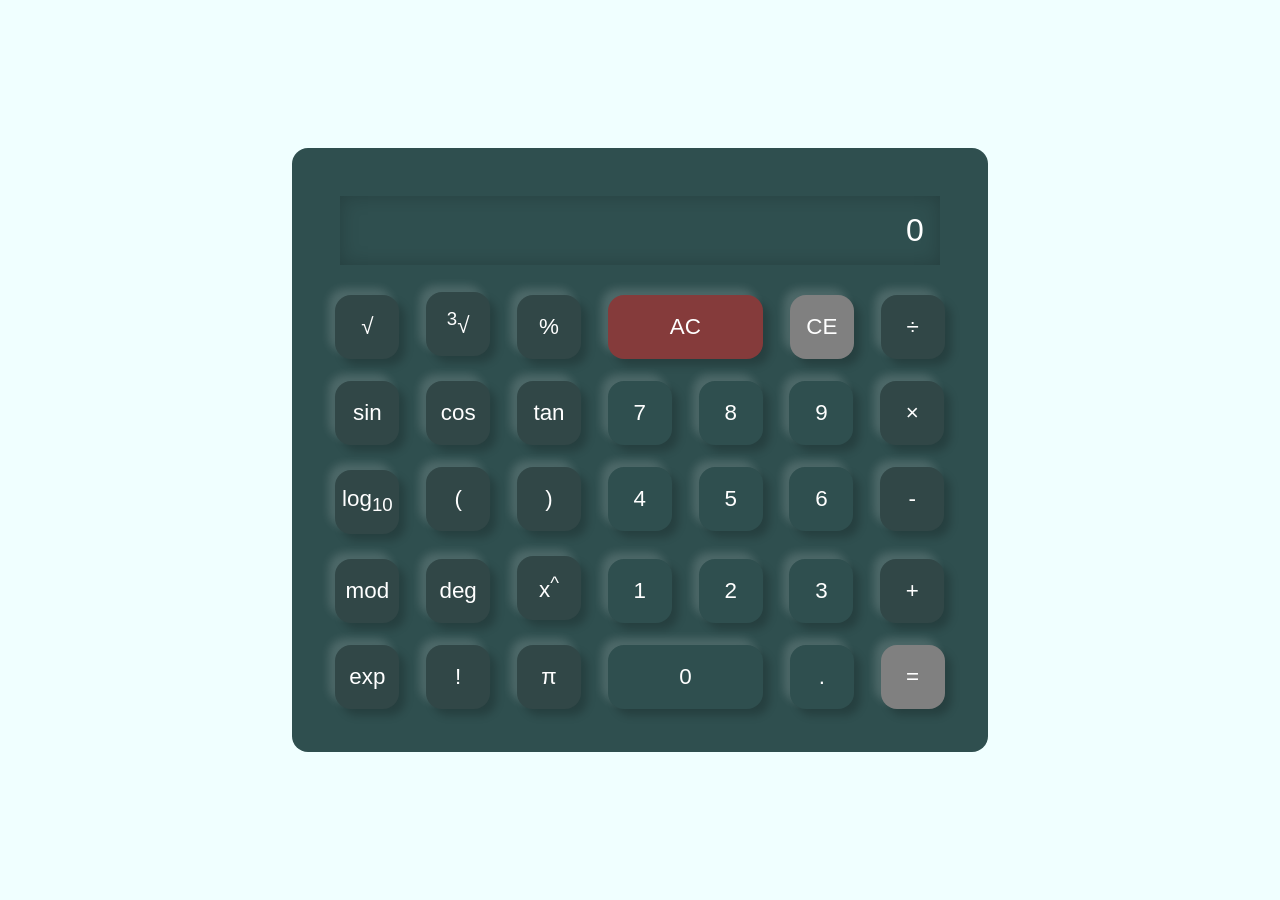
<file: Calculator Website/index.html>
<!DOCTYPE html>
<html lang="en">
<head>
  <meta charset="UTF-8">
  <meta name="viewport" content="width=device-width, initial-scale=1.0">
  <link rel="stylesheet" type="text/css" media="screen" href="index.css" />
  <title>Scientific Calculator</title>

</head>
<body>

  <div class="container">
    <div class="calculator">

        <div class="display">0</div>
        
        <div class="calculator-keys">
          <div>
            
            <!-- <div class="keys" id="ultra-wide-key">
              Simple Scientific Calculator <br />
              <small>(All trig. inputs are in radians)</small>
            </div> -->
            <button class="keys" id="operator" data-action="square-root">&radic;</button>
            <button class="keys" id="operator" data-action="cubic-root"><sup>3</sup>&radic;</button>
            <button class="keys" id="operator" data-action="percent">%</button>
            <button class="keys AC" id="wide-key" data-action="clear">AC</button>
            <button class="keys CE" data-action="clear-entry">CE</button>
            <button class="keys" id="operator" data-action="divide">&divide;</button>
          </div>
          
          
          <div>
            <button class="keys" id="operator" data-action="sin">sin</button>
            <button class="keys" id="operator" data-action="cos">cos</button>
            <button class="keys" id="operator" data-action="tan">tan</button>
            <button class="keys">7</button>
            <button class="keys">8</button>
            <button class="keys">9</button>
            <button class="keys" id="operator" data-action="multiply">&times;</button>
          </div>
          
          <div>
            <button class="keys" id="operator" data-action="log10">log<sub>10</sub></button>
            <button class="keys" id="operator" data-action="open-parenthesis">(</button>
            <button class="keys" id="operator" data-action="close-parenthesis">)</button>
            <button class="keys">4</button>
            <button class="keys">5</button>
            <button class="keys">6</button>
            <button class="keys" id="operator" data-action="subtract">-</button>
          </div>
          
          <div>
            <button class="keys" id="operator" data-action="modulo">mod</button>
            <button class="keys" id="operator" data-action="degrees">deg</sup></button>
            <button class="keys" id="operator" data-action="power">x<sup>^</sup></button>
            <button class="keys">1</button>
            <button class="keys">2</button>
            <button class="keys">3</button>
            <button class="keys" id="operator" data-action="add">+</button>
          </div>
          
          <div>
            <button class="keys" id="operator" data-action="exp">exp</button>
            <button class="keys" id="operator" data-action="factorial">!</button>
            <button class="keys" id="operator" data-action="pi">&pi;</button>
            <button class="keys" id="wide-key">0</button>
            <button class="keys" data-action="decimal-point">.</button>
            <button class="keys equal" data-action="calculate">=</button>
          </div>
        </div>
        
      </div>
  </div>
<!-- 
  <p id="test"></p>

  <input id="input" value="" />

  <button onclick="onClick()">Click me</button> -->
  
</body>

<script src="./index.js"></script>
</html>
</file>
<file: Calculator Website/index.css>
* {
    margin: 0;
    padding: 0;
    font-family: sans-serif;
    box-sizing: border-box;
}

.container {
    width: 100vw;
    height: 100vh;
    background: azure;
    display: flex;
    align-items: center;
    justify-content: center;
}

.calculator {
    background: darkslategrey;
    padding: 2rem;
    border-radius: 1rem;
}

.keys {
    border: 0;
    outline: 0;
    width: 4rem;
    height: 4rem;
    border-radius: 1rem;
    box-shadow: -0.4rem -0.4rem 0.5rem rgba(255, 255, 255, 0.15), 0.4rem 0.4rem 0.5rem rgba(0, 0, 0, 0.2);
    background: transparent;
    font-size: 1.4rem;
    color:#fff;
    cursor: pointer;
    margin: 0.7rem;
}

.AC {
    background: #853b3b;
    /* margin-left: 200px; */
}

.CE {
    background: grey;
}

.equal {
    background: grey;
}

#wide-key {
    width: 9.7rem;
}

#operator {
    background-color: rgb(49, 71, 71);
}

#ultra-wide-key {
    width: 15.4rem;
    font-size: 1rem;
    display: inline-block;
    align-content: center;
    vertical-align: bottom;
    text-align: center;
}

.keys:active, 
#wide-key:active {
    background-color: rgba(0, 0, 0, 0.2);
    box-shadow: 0 0 1.2rem 0 rgba(0, 0, 0, 1) inset;
    content: "";
    opacity: 0.3;
    z-index: 1;
}

.display {
    display: flex;
    justify-content: flex-end;
    margin: 1rem 1rem;
    padding: 1rem;
    font-size: 2rem;
    color: white;
    text-align: right;
    flex: 1;
    background-color: transparent;
    box-shadow: 0 0 1.2rem 0 rgba(0, 0, 0, 0.2) inset;
}


@media only screen and ((max-width: 720px) or (max-height:600px)) {
    
    .calculator {
        background: darkslategrey;
        padding: 1rem;
        border-radius: 0.5rem;
    }

    .keys {
        border: 0;
        outline: 0;
        width: 2rem;
        height: 2rem;
        border-radius: 0.5rem;
        box-shadow: -0.2rem -0.2rem 0.25rem rgba(255, 255, 255, 0.15), 0.2rem 0.2rem 0.25rem rgba(0, 0, 0, 0.2);
        background: transparent;
        font-size: 0.7rem;
        color:#fff;
        cursor: pointer;
        margin: 0.35rem;
    }

    .AC {
        background: #853b3b;
    }

    .CE {
        background: grey;
    }

    .equal {
        background: grey;
    }

    #wide-key {
        width: 4.9rem;
    }

    #operator {
        background-color: rgb(49, 71, 71);
    }

    .keys:active, 
    #wide-key:active {
        background-color: rgba(0, 0, 0, 0.2);
        box-shadow: 0 0 0.6rem 0 rgba(0, 0, 0, 1) inset;
        content: "";
        opacity: 0.3;
        z-index: 1;
    }

    .display {
        display: flex;
        justify-content: flex-end;
        margin: 0.5rem 0.5rem;
        padding: 0.5rem;
        font-size: 1rem;
        color: white;
        text-align: right;
        flex: 1;
        background-color: transparent;
        box-shadow: 0 0 0.6rem 0 rgba(0, 0, 0, 0.2) inset;
    }
}
</file>
